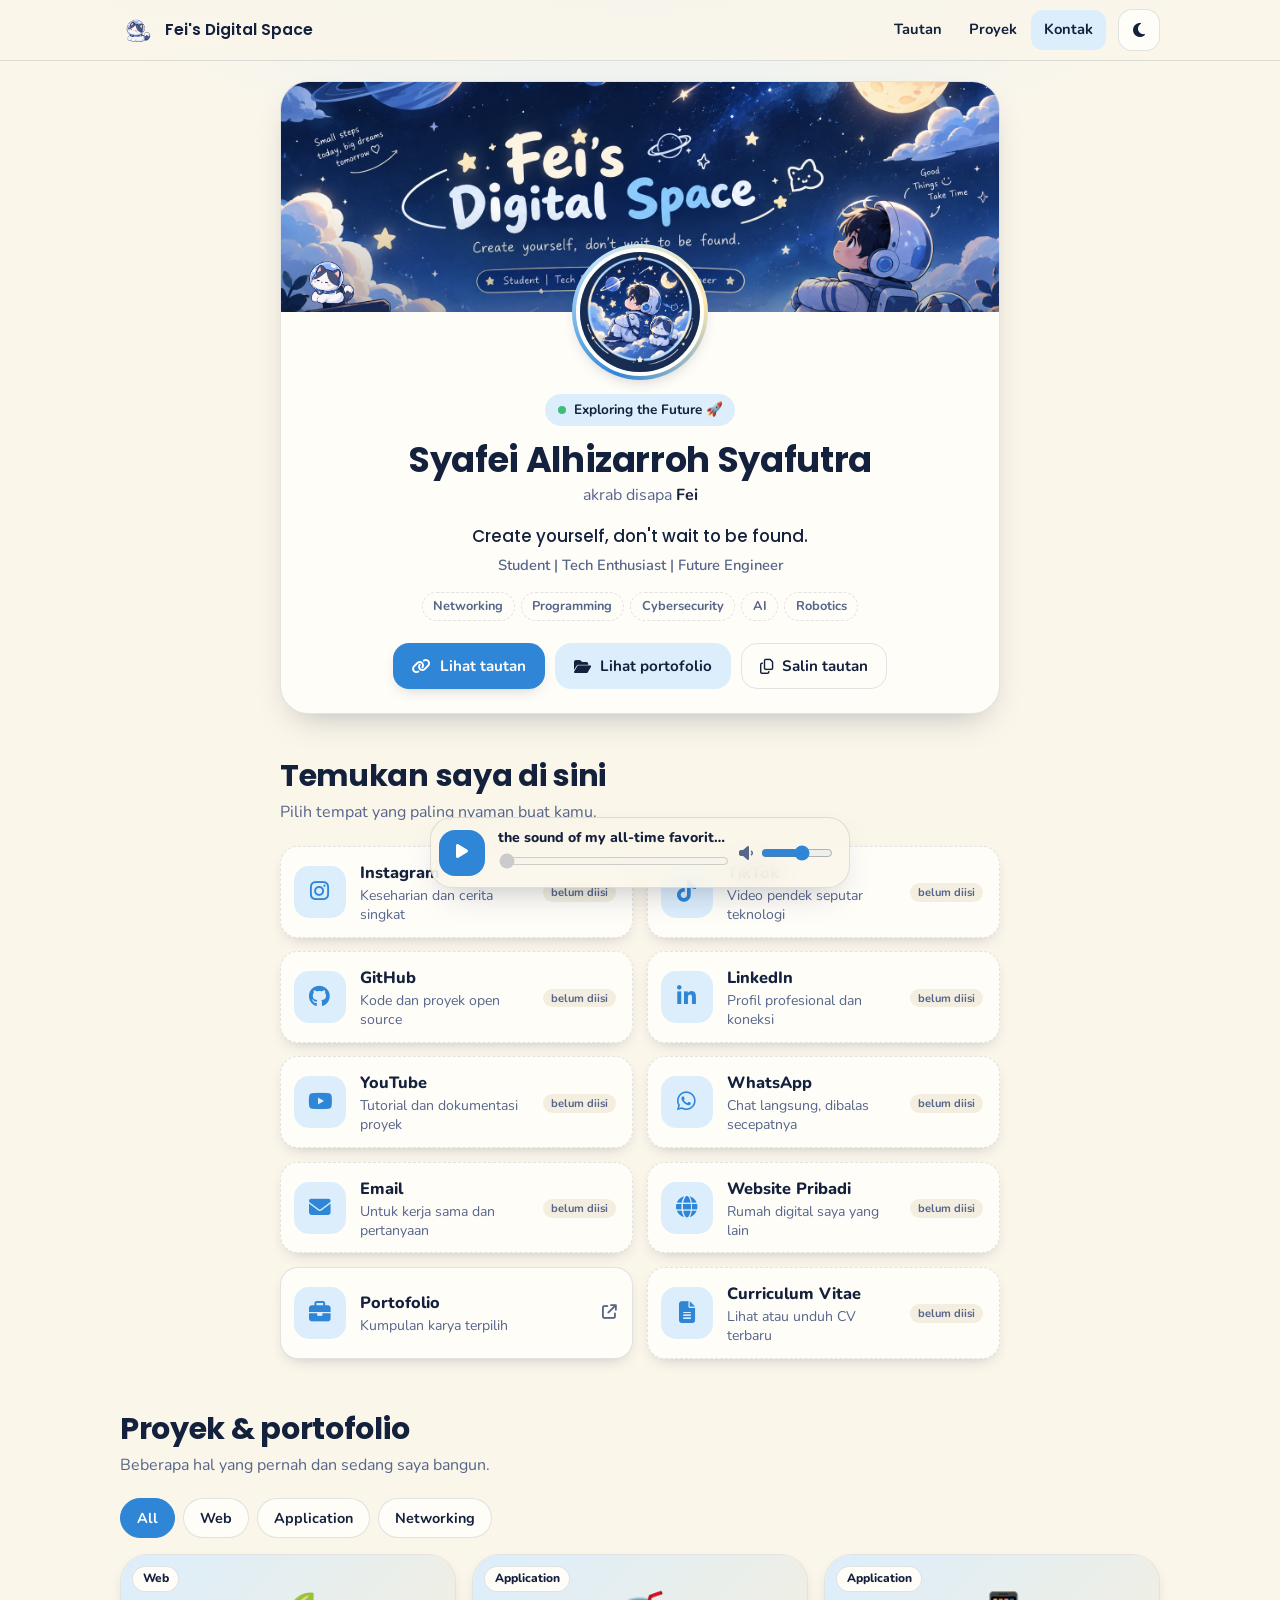
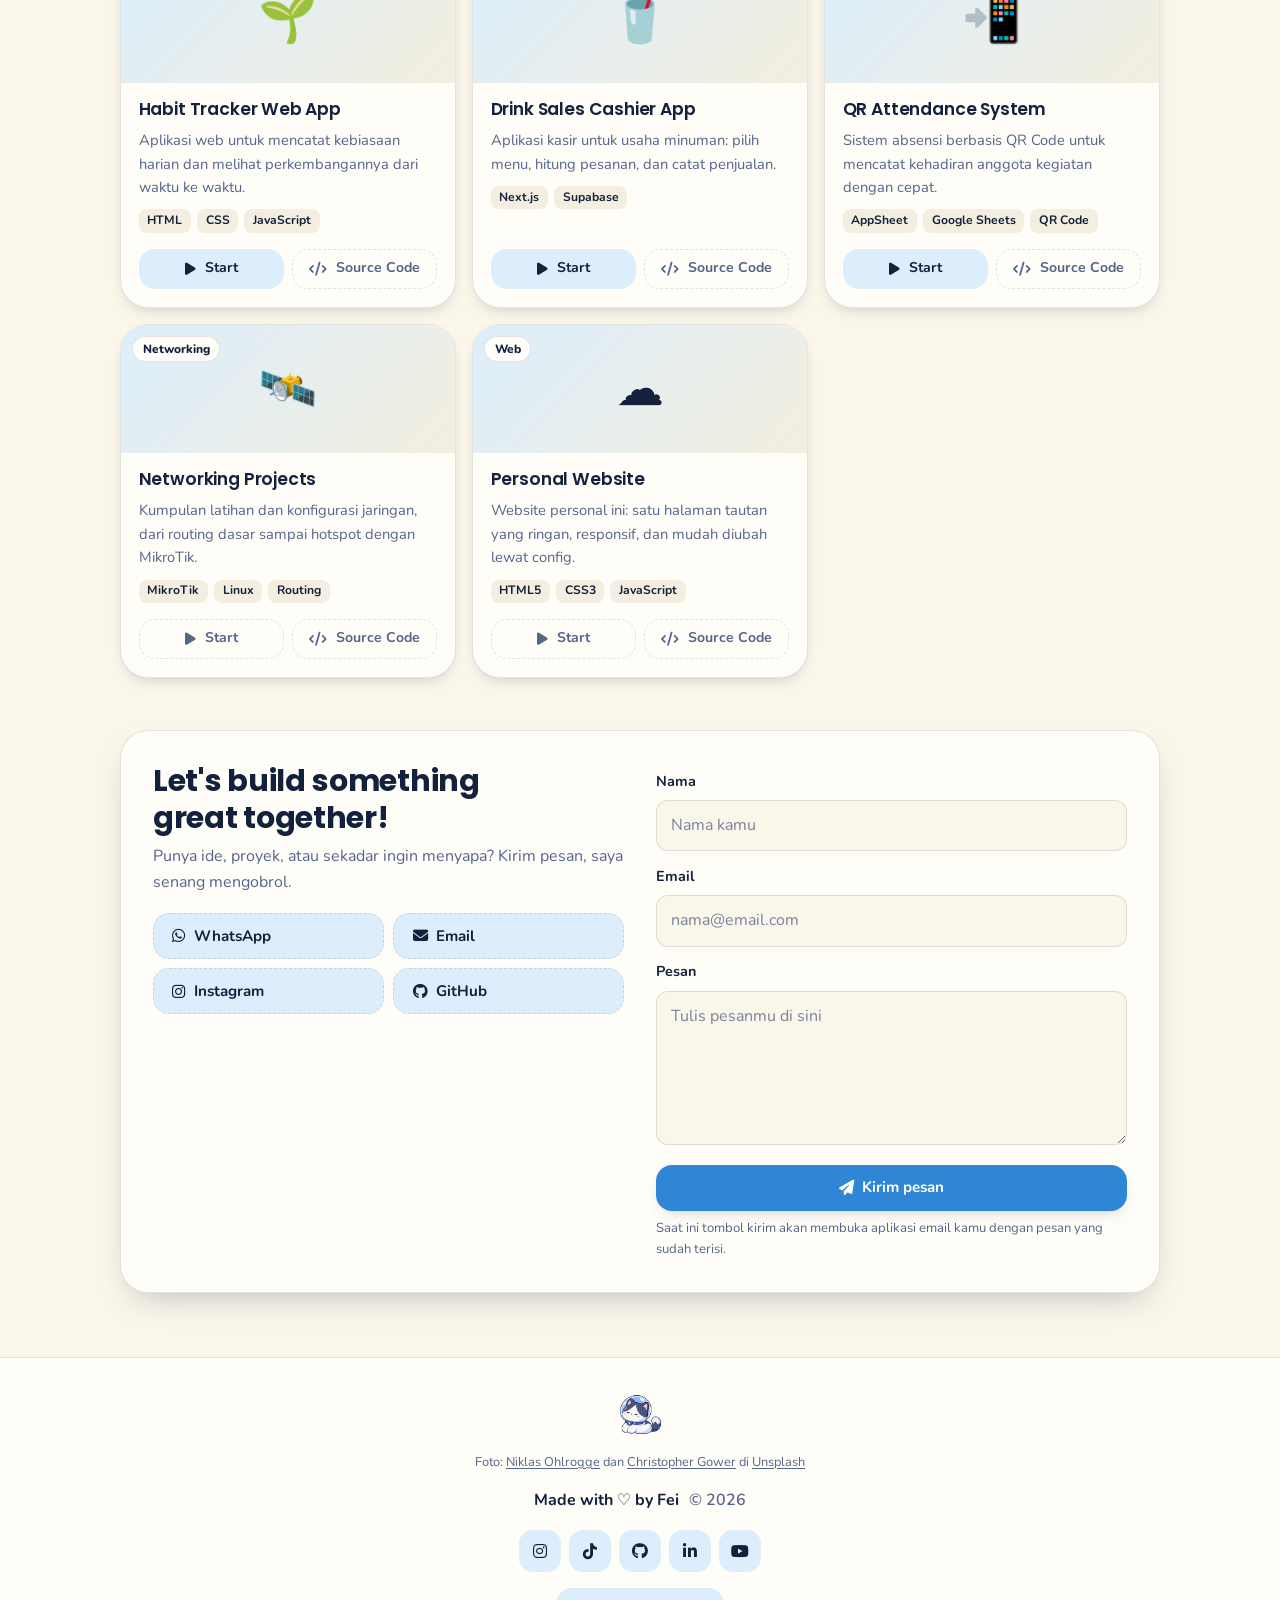
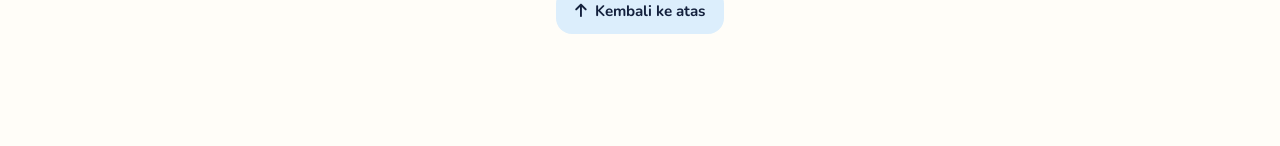
<file: index.html>
<!DOCTYPE html>
<html lang="id" data-theme="light">
<head>
  <meta charset="utf-8">
  <meta name="viewport" content="width=device-width, initial-scale=1, viewport-fit=cover">
  <title>Fei's Digital Space | Syafei Alhizarroh Syafutra</title>
  <meta name="description" content="Fei's Digital Space: tautan media sosial, portofolio, dan kontak Syafei Alhizarroh Syafutra (Fei). Student, tech enthusiast, future engineer.">
  <meta name="author" content="Syafei Alhizarroh Syafutra">
  <meta name="theme-color" content="#FBF6EA">

  <!-- Open Graph & Twitter: GANTI "https://GANTI-DOMAIN.vercel.app" dengan domain Vercel kamu setelah deploy -->
  <link rel="canonical" href="https://GANTI-DOMAIN.vercel.app/">
  <meta property="og:type" content="website">
  <meta property="og:site_name" content="Fei's Digital Space">
  <meta property="og:title" content="Fei's Digital Space">
  <meta property="og:description" content="Create yourself, don't wait to be found. Student | Tech Enthusiast | Future Engineer.">
  <meta property="og:url" content="https://GANTI-DOMAIN.vercel.app/">
  <meta property="og:image" content="https://GANTI-DOMAIN.vercel.app/assets/images/og-image.png">
  <meta property="og:image:width" content="1200">
  <meta property="og:image:height" content="630">
  <meta property="og:locale" content="id_ID">
  <meta name="twitter:card" content="summary_large_image">
  <meta name="twitter:title" content="Fei's Digital Space">
  <meta name="twitter:description" content="Create yourself, don't wait to be found.">
  <meta name="twitter:image" content="https://GANTI-DOMAIN.vercel.app/assets/images/og-image.png">

  <link rel="icon" href="assets/icons/favicon.svg" type="image/svg+xml">

  <link rel="preconnect" href="https://fonts.googleapis.com">
  <link rel="preconnect" href="https://fonts.gstatic.com" crossorigin>
  <link href="https://fonts.googleapis.com/css2?family=Nunito:wght@400;600;700&family=Poppins:wght@500;600;700&display=swap" rel="stylesheet">
  <link rel="stylesheet" href="https://cdnjs.cloudflare.com/ajax/libs/font-awesome/6.5.2/css/all.min.css" crossorigin="anonymous" referrerpolicy="no-referrer">
  <link rel="stylesheet" href="css/style.css">

  <!-- Terapkan tema & penanda JS sebelum halaman digambar (mencegah kedipan) -->
  <script>
    (function () {
      var d = document.documentElement, t = null;
      d.classList.add('js');
      try { t = localStorage.getItem('fei-theme'); } catch (e) {}
      if (t !== 'light' && t !== 'dark') {
        t = window.matchMedia && window.matchMedia('(prefers-color-scheme: dark)').matches ? 'dark' : 'light';
      }
      d.setAttribute('data-theme', t);
    })();
  </script>
</head>
<body>
  <!-- Sprite ilustrasi kucing (dipakai berulang lewat <use>) -->
<!-- Sprite ilustrasi kucing -->
<svg width="0" height="0" style="position:absolute" aria-hidden="true" focusable="false">
  <symbol id="cat" viewBox="0 0 600 600">

    <image
      href="assets/images/cat-vector.png"
      x="0"
      y="0"
      width="600"
      height="600"
      preserveAspectRatio="xMidYMid meet"
    />

  </symbol>
</svg>

  <div id="loader" class="loader" role="status" aria-live="polite">
    <svg class="loader-cat" aria-hidden="true"><use href="#cat"/></svg>
    <span>Memuat ruang digital…</span>
  </div>

  <a class="skip" href="#main">Lewati ke konten utama</a>

  <header class="nav" id="top">
    <div class="nav-inner">
      <a class="brand" href="#top" aria-label="Fei's Digital Space, kembali ke atas">
        <svg class="brand-cat" aria-hidden="true"><use href="#cat"/></svg>
        <span>Fei's Digital Space</span>
      </a>
      <nav id="site-nav" class="menu" aria-label="Navigasi utama">
        <a href="#links">Tautan</a>
        <a href="#projects">Proyek</a>
        <a href="#contact">Kontak</a>
      </nav>
      <button id="theme-toggle" class="icon-btn" type="button" aria-label="Ganti tema" aria-pressed="false">
        <i class="fa-solid fa-moon icon-moon" aria-hidden="true"></i>
        <i class="fa-solid fa-sun icon-sun" aria-hidden="true"></i>
      </button>
      <button id="menu-toggle" class="icon-btn menu-btn" type="button" aria-label="Buka menu" aria-expanded="false" aria-controls="site-nav">
        <i class="fa-solid fa-bars" aria-hidden="true"></i>
      </button>
    </div>
  </header>

  <main id="main">
    <!-- A. HERO -->
    <section class="hero container" aria-labelledby="hero-name">
      <div class="hero-card">
        <div class="scene-wrap" id="scene" aria-hidden="true">
          <img id="hero-cover" class="cover" alt="" hidden decoding="async" referrerpolicy="no-referrer">
          <svg class="scene" viewBox="0 0 400 170" preserveAspectRatio="xMidYMax slice">
            <g transform="translate(0 30)"><g class="stars">
              <circle cx="40" cy="30" r="1.6"/><circle cx="92" cy="58" r="1.2"/><circle cx="150" cy="24" r="1.8"/>
              <circle cx="210" cy="50" r="1.3"/><circle cx="262" cy="22" r="1.5"/><circle cx="372" cy="70" r="1.3"/>
              <circle cx="120" cy="86" r="1"/><circle cx="238" cy="84" r="1.1"/>
            </g>
            <circle class="sun" cx="326" cy="46" r="21"/>
            <path class="moon" d="M334 24a22 22 0 1 0 12 40a18 18 0 0 1-12-40z"/>
            <g class="cloud c1"><ellipse cx="86" cy="52" rx="26" ry="9"/><ellipse cx="104" cy="45" rx="16" ry="10"/><ellipse cx="72" cy="46" rx="12" ry="8"/></g>
            <g class="cloud c2"><ellipse cx="236" cy="34" rx="20" ry="7"/><ellipse cx="248" cy="29" rx="12" ry="8"/></g>
            </g><g transform="translate(0 24)"><path class="m-back" d="M0 170V118l58-50 52 44 50-32 70 54 60-42 62 36 48-30v72z"/>
            <path class="m-front" d="M0 170v-30l78-36 58 46 72-40 70 42 60-24 62 22v20z"/></g>
          </svg>
          <svg class="hero-cat" aria-hidden="true"><use href="#cat"/></svg>
        </div>

        <div class="avatar-ring">
          <img id="hero-photo" class="avatar" src="assets/images/profile-placeholder.png" alt="Foto profil Fei" width="128" height="128" decoding="async">
        </div>

        <div class="hero-body">
          <p class="status"><span class="dot" aria-hidden="true"></span><span id="hero-status">Exploring the Future 🚀</span></p>
          <h1 id="hero-name">Syafei Alhizarroh Syafutra</h1>
          <p class="nick">akrab disapa <strong id="hero-nick">Fei</strong></p>
          <p class="tagline" id="hero-tagline">Create yourself, don't wait to be found.</p>
          <p class="role" id="hero-role">Student | Tech Enthusiast | Future Engineer</p>
          <ul class="fields" id="hero-fields" aria-label="Bidang yang ditekuni"></ul>

          <div class="hero-actions">
            <a class="btn btn-primary" href="#links"><i class="fa-solid fa-link" aria-hidden="true"></i> Lihat tautan</a>
            <a class="btn btn-soft" href="#projects"><i class="fa-solid fa-folder-open" aria-hidden="true"></i> Lihat portofolio</a>
            <button class="btn btn-ghost" id="copy-link" type="button"><i class="fa-regular fa-copy" aria-hidden="true"></i> Salin tautan</button>
          </div>
        </div>
      </div>
    </section>

    <!-- B. LINK HUB -->
    <section id="links" class="section container" aria-labelledby="links-title">
      <div class="section-head">
        <h2 id="links-title">Temukan saya di sini</h2>
        <p>Pilih tempat yang paling nyaman buat kamu.</p>
      </div>
      <div id="link-grid" class="link-grid"></div>
    </section>

    <!-- E. PROJECTS -->
    <section id="projects" class="section container wide" aria-labelledby="projects-title">
      <div class="section-head">
        <h2 id="projects-title">Proyek &amp; portofolio</h2>
        <p>Beberapa hal yang pernah dan sedang saya bangun.</p>
      </div>
      <div id="filters" class="filters" role="group" aria-label="Filter kategori proyek"></div>
      <div id="project-grid" class="project-grid" aria-live="polite"></div>
    </section>

    <!-- F. CONTACT -->
    <section id="contact" class="section container wide" aria-labelledby="contact-title">
      <div class="contact-card">
        <div class="contact-info">
          <h2 id="contact-title">Let's build something great together!</h2>
          <p id="contact-text"></p>
          <div id="contact-buttons" class="contact-buttons"></div>
        </div>

        <!--
          CATATAN FORMULIR:
          Website statis tidak punya server, jadi formulir ini tidak bisa mengirim pesan sendiri.
          - Jika contact.formEndpoint di js/config.js diisi (mis. Formspree), data dikirim ke layanan itu
            dan notifikasi sukses hanya muncul bila layanan menjawab berhasil.
          - Jika kosong, tombol Kirim membuka aplikasi email (mailto:) dengan pesan terisi.
          Tidak ada notifikasi "terkirim" palsu.
        -->
        <form id="contact-form" class="form" novalidate>
          <label for="f-name">Nama</label>
          <input id="f-name" name="name" type="text" autocomplete="name" required maxlength="80" placeholder="Nama kamu">
          <label for="f-email">Email</label>
          <input id="f-email" name="email" type="email" autocomplete="email" required maxlength="120" placeholder="nama@email.com">
          <label for="f-message">Pesan</label>
          <textarea id="f-message" name="message" rows="5" required maxlength="1500" placeholder="Tulis pesanmu di sini"></textarea>
          <input type="text" name="_gotcha" tabindex="-1" autocomplete="off" class="hp" aria-hidden="true">
          <button id="form-submit" class="btn btn-primary" type="submit"><i class="fa-solid fa-paper-plane" aria-hidden="true"></i> Kirim pesan</button>
          <p id="form-note" class="form-note"></p>
        </form>
      </div>
    </section>
  </main>

  <!-- H. FOOTER -->
  <footer class="footer">
    <div class="container wide footer-inner">
      <svg class="footer-cat" aria-hidden="true"><use href="#cat"/></svg>
      <p class="credit">Foto: <a href="https://unsplash.com/@ohlrogge" target="_blank" rel="noopener noreferrer">Niklas Ohlrogge</a> dan <a href="https://unsplash.com/@cgower" target="_blank" rel="noopener noreferrer">Christopher Gower</a> di <a href="https://unsplash.com" target="_blank" rel="noopener noreferrer">Unsplash</a></p>
      <p class="footer-text"><span id="footer-text">Made with  by Fei</span> <span class="year">© <span id="year"></span></span></p>
      <div id="footer-socials" class="footer-socials"></div>
      <button id="to-top" class="btn btn-soft" type="button"><i class="fa-solid fa-arrow-up" aria-hidden="true"></i> Kembali ke atas</button>
    </div>
  </footer>

  <!-- G. MUSIC PLAYER (opsional, tidak pernah autoplay) -->
  <aside id="player" class="player" aria-label="Pemutar musik" hidden>
    <button id="play-btn" class="play-btn" type="button" aria-label="Putar musik"><i class="fa-solid fa-play" aria-hidden="true"></i></button>
    <div class="player-main">
      <p class="player-title"><span id="track-title">the sound of my all-time favorite musical instrument</span> <span id="track-artist" class="player-artist"></span></p>
      <input id="progress" class="range" type="range" min="0" max="100" value="0" step="0.1" aria-label="Posisi lagu" disabled>
    </div>
    <label class="vol" title="Volume">
      <i class="fa-solid fa-volume-low" aria-hidden="true"></i>
      <input id="volume" class="range" type="range" min="0" max="1" step="0.05" value="0.6" aria-label="Volume">
    </label>
  </aside>

  <div id="toast-root" class="toast-root" role="status" aria-live="polite"></div>

  <script src="js/config.js"></script>
  <script src="js/script.js"></script>
</body>
</html>
</file>
<file: css/style.css>
/* ==========================================================================
   Fei's Digital Space — style.css
   Ubah warna & tema di bagian TOKEN (paling atas). Mobile-first.
   ========================================================================== */

/* ---------- TOKEN: Light Mode (Cream, Soft White, Sky) ---------- */
:root {
  --bg: #FBF6EA;
  --surface: #FFFDF8;
  --surface-2: #F3EEDF;
  --ink: #14213D;
  --muted: #56658A;
  --line: rgba(20, 33, 61, .12);
  --accent: #2F86D6;
  --accent-ink: #FFFFFF;
  --accent-soft: #DCEEFC;
  --sky-top: #BFE3FB;
  --sky-bottom: #EAF6FE;
  --m-back: #9CC3E6;
  --m-front: #5E8FC4;
  --cloud: #FFFFFF;
  --sun: #FFD27A;
  --cat-fill: #FFFDF8;
  --shadow: 0 14px 34px -16px rgba(20, 33, 61, .35);
  --shadow-sm: 0 6px 16px -8px rgba(20, 33, 61, .3);
  --ring: #2F86D6;
  --glass: rgba(251, 246, 234, .82);
  --r-lg: 28px;
  --r-md: 18px;
  --r-sm: 12px;
  color-scheme: light;
}

/* ---------- TOKEN: Dark Mode (Navy, aksen biru terang) ---------- */
[data-theme="dark"] {
  --bg: #0A1430;
  --surface: #111F45;
  --surface-2: #17275A;
  --ink: #EAF2FF;
  --muted: #A3B4D9;
  --line: rgba(190, 215, 255, .16);
  --accent: #6CC4FF;
  --accent-ink: #08142E;
  --accent-soft: #1B3270;
  --sky-top: #0A1840;
  --sky-bottom: #1E3A7A;
  --m-back: #27428A;
  --m-front: #172C66;
  --cloud: #3A5594;
  --sun: #FFD27A;
  --cat-fill: #17275A;
  --shadow: 0 14px 34px -16px rgba(0, 0, 0, .7);
  --shadow-sm: 0 6px 16px -8px rgba(0, 0, 0, .6);
  --ring: #6CC4FF;
  --glass: rgba(10, 20, 48, .82);
  color-scheme: dark;
}

/* ---------- Dasar ---------- */
*, *::before, *::after { box-sizing: border-box; }
html { scroll-behavior: smooth; scroll-padding-top: 76px; -webkit-text-size-adjust: 100%; }
body {
  margin: 0;
  font-family: 'Nunito', system-ui, -apple-system, 'Segoe UI', Roboto, sans-serif;
  font-size: 1rem;
  line-height: 1.6;
  color: var(--ink);
  background: var(--bg);
  background-image:
    radial-gradient(900px 420px at 50% -120px, var(--accent-soft), transparent 70%);
  background-repeat: no-repeat;
  min-height: 100vh;
  transition: background-color .3s, color .3s;
  overflow-x: hidden;
}
h1, h2, h3 { font-family: 'Poppins', 'Nunito', sans-serif; line-height: 1.2; margin: 0; letter-spacing: -.01em; }
p { margin: 0; }
ul { list-style: none; margin: 0; padding: 0; }
img, svg { display: block; max-width: 100%; }
a { color: inherit; text-decoration: none; }
button { font: inherit; color: inherit; cursor: pointer; }
:focus-visible { outline: 3px solid var(--ring); outline-offset: 3px; border-radius: 8px; }

.container { width: min(100% - 2rem, 680px); margin-inline: auto; }
.container.wide { width: min(100% - 2rem, 1040px); }
.section { padding-block: 2.75rem 0.5rem; }
.section-head { margin-bottom: 1.25rem; }
.section-head h2 { font-size: clamp(1.4rem, 4.6vw, 1.9rem); font-weight: 700; }
.section-head p { color: var(--muted); margin-top: .35rem; max-width: 56ch; }

.skip { position: absolute; left: -999px; top: 8px; background: var(--accent); color: var(--accent-ink); padding: .5rem 1rem; border-radius: 10px; z-index: 100; }
.skip:focus { left: 8px; }

/* ---------- Loader ---------- */
.loader {
  position: fixed; inset: 0; z-index: 90; display: grid; place-content: center; justify-items: center; gap: .75rem;
  background: var(--bg); color: var(--muted); font-weight: 600;
  transition: opacity .45s ease, visibility .45s ease;
}
.loader.done { opacity: 0; visibility: hidden; }
.loader-cat { width: 84px; height: 60px; color: var(--ink); animation: bob 1.6s ease-in-out infinite; }
@keyframes bob { 0%, 100% { transform: translateY(0); } 50% { transform: translateY(-6px); } }

/* ---------- Navigasi ---------- */
.nav {
  position: sticky; top: 0; z-index: 50;
  padding-top: env(safe-area-inset-top, 0);
  background: var(--glass);
  -webkit-backdrop-filter: blur(14px); backdrop-filter: blur(14px);
  border-bottom: 1px solid var(--line);
}
.nav-inner { width: min(100% - 1.5rem, 1040px); margin-inline: auto; height: 60px; display: flex; align-items: center; gap: .5rem; }
.brand { display: flex; align-items: center; gap: .55rem; font-family: 'Poppins', sans-serif; font-weight: 600; font-size: .98rem; margin-right: auto; }
.brand-cat { width: 36px; height: 26px; color: var(--ink); }
.menu {
  position: absolute; left: .75rem; right: .75rem; top: calc(100% + .4rem);
  display: none; flex-direction: column; padding: .5rem;
  background: var(--surface); border: 1px solid var(--line); border-radius: var(--r-md); box-shadow: var(--shadow);
}
.menu.open { display: flex; }
.menu a { padding: .75rem 1rem; border-radius: var(--r-sm); font-weight: 700; }
.menu a:hover, .menu a.active { background: var(--accent-soft); color: var(--ink); }
.menu a.active { box-shadow: inset 3px 0 0 var(--accent); }
.icon-btn {
  width: 42px; height: 42px; border-radius: 14px; border: 1px solid var(--line);
  background: var(--surface); display: grid; place-items: center; transition: transform .15s, background .2s;
}
.icon-btn:hover { background: var(--accent-soft); }
.icon-btn:active { transform: scale(.92); }
.icon-sun { display: none; }
[data-theme="dark"] .icon-sun { display: block; }
[data-theme="dark"] .icon-moon { display: none; }

/* ---------- Tombol ---------- */
.btn {
  display: inline-flex; align-items: center; justify-content: center; gap: .55rem;
  min-height: 46px; padding: .6rem 1.15rem; border-radius: 16px; border: 1px solid transparent;
  font-weight: 700; font-size: .95rem; transition: transform .15s, box-shadow .2s, background .2s;
}
.btn:active { transform: scale(.96); }
.btn-primary { background: var(--accent); color: var(--accent-ink); box-shadow: var(--shadow-sm); }
.btn-primary:hover { box-shadow: var(--shadow); transform: translateY(-2px); }
.btn-primary:disabled { opacity: .6; cursor: progress; transform: none; }
.btn-soft { background: var(--accent-soft); color: var(--ink); }
.btn-soft:hover { transform: translateY(-2px); }
.btn-ghost { background: transparent; border-color: var(--line); }
.btn-ghost:hover { background: var(--surface); }

/* ---------- Hero ---------- */
.hero { padding-top: 1.25rem; }
.hero-card { background: var(--surface); border: 1px solid var(--line); border-radius: var(--r-lg); box-shadow: var(--shadow); overflow: hidden; }
.scene-wrap { position: relative; height: 168px; background: linear-gradient(180deg, var(--sky-top), var(--sky-bottom)); }
.scene { position: absolute; inset: 0; width: 100%; height: 100%; }
.scene .m-back { fill: var(--m-back); }
.scene .m-front { fill: var(--m-front); }
.cloud { fill: var(--cloud); }
.sun { fill: var(--sun); }
.moon { fill: #FFF6D8; }
.stars circle { fill: #FFFFFF; }
.stars, .moon { opacity: 0; transition: opacity .4s; }
[data-theme="dark"] .stars, [data-theme="dark"] .moon { opacity: 1; }
[data-theme="dark"] .sun { opacity: 0; }
.cloud { opacity: .95; }
[data-theme="dark"] .cloud { opacity: .55; }
.c1 { animation: drift 26s ease-in-out infinite alternate; }
.c2 { animation: drift 34s ease-in-out infinite alternate-reverse; }
@keyframes drift { from { transform: translateX(-14px); } to { transform: translateX(22px); } }
.stars circle { animation: twinkle 3.4s ease-in-out infinite; }
.stars circle:nth-child(2n) { animation-delay: 1.1s; }
.stars circle:nth-child(3n) { animation-delay: 2.1s; }
@keyframes twinkle { 0%, 100% { opacity: 1; } 50% { opacity: .25; } }
.cover { position: absolute; inset: 0; width: 100%; height: 100%; object-fit: cover; object-position: center 35%; }
.cover[hidden] { display: none; }
.scene-wrap.has-photo .scene { opacity: 0; }
.scene-wrap.has-photo::after { content: ""; position: absolute; inset: 0; background: linear-gradient(180deg, rgba(20,33,61,0) 55%, rgba(20,33,61,.28)); }
[data-theme="dark"] .scene-wrap.has-photo .cover { filter: brightness(.55) saturate(1.1) hue-rotate(8deg); }
[data-theme="dark"] .scene-wrap.has-photo::after { background: linear-gradient(180deg, rgba(10,20,48,.35), rgba(10,20,48,.55)); }
.hero-cat { z-index: 2; position: absolute; left: 14px; bottom: 6px; width: 72px; height: 50px; color: var(--ink); }

.avatar-ring {
  width: 136px; height: 136px; margin: -68px auto 0; padding: 4px; border-radius: 50%; position: relative;
  background: conic-gradient(from 200deg, var(--accent), #BFE3FB, #FFE9B0, var(--accent));
  box-shadow: var(--shadow-sm);
}
.avatar { width: 100%; height: 100%; border-radius: 50%; object-fit: cover; border: 4px solid var(--surface); background: var(--surface-2); }
.hero-body { padding: .9rem 1.25rem 1.5rem; text-align: center; }
.status {
  display: inline-flex; align-items: center; gap: .5rem; padding: .3rem .8rem; border-radius: 999px;
  background: var(--accent-soft); font-size: .85rem; font-weight: 700;
}
.dot { width: 8px; height: 8px; border-radius: 50%; background: #3DBE7A; box-shadow: 0 0 0 0 rgba(61, 190, 122, .6); animation: pulse 2.2s infinite; }
@keyframes pulse { 70% { box-shadow: 0 0 0 9px rgba(61, 190, 122, 0); } 100% { box-shadow: 0 0 0 0 rgba(61, 190, 122, 0); } }
.hero-body h1 { font-size: clamp(1.45rem, 6.2vw, 2.2rem); font-weight: 700; margin-top: .8rem; text-wrap: balance; }
.nick { color: var(--muted); margin-top: .15rem; }
.nick strong { color: var(--ink); }
.tagline { margin-top: .9rem; font-family: 'Poppins', sans-serif; font-weight: 500; font-size: 1.05rem; text-wrap: balance; }
.role { color: var(--muted); margin-top: .25rem; font-weight: 600; font-size: .92rem; }
.fields { display: flex; flex-wrap: wrap; justify-content: center; gap: .4rem; margin-top: .9rem; }
.fields li { font-size: .8rem; font-weight: 700; padding: .2rem .65rem; border-radius: 999px; border: 1px dashed var(--line); color: var(--muted); }
.hero-actions { display: flex; flex-wrap: wrap; justify-content: center; gap: .6rem; margin-top: 1.4rem; }

/* Satu momen masuk saat halaman dimuat */
.js .hero-card > * { opacity: 0; }
.js.ready .hero-card > * { animation: settle .7s cubic-bezier(.2, .8, .2, 1) forwards; }
.js.ready .hero-card > :nth-child(2) { animation-delay: .1s; }
.js.ready .hero-card > :nth-child(3) { animation-delay: .2s; }
@keyframes settle { from { opacity: 0; transform: translateY(14px); } to { opacity: 1; transform: none; } }

/* ---------- Link hub ---------- */
.link-grid { display: grid; gap: .7rem; grid-template-columns: 1fr; }
.link-card {
  position: relative; display: grid; grid-template-columns: 52px 1fr auto; align-items: center; gap: .9rem;
  padding: .8rem 1rem .8rem .8rem; border-radius: var(--r-md);
  background: var(--surface); border: 1px solid var(--line); box-shadow: var(--shadow-sm);
  transition: transform .18s, box-shadow .2s, background .2s, border-color .2s;
}
.link-card:hover { transform: translateX(5px); box-shadow: var(--shadow); border-color: var(--accent); background: var(--accent-soft); }
.link-card:active { transform: scale(.975); background: var(--accent); color: var(--accent-ink); }
.link-card:active .link-desc { color: inherit; }
.link-icon { width: 52px; height: 52px; border-radius: 15px; display: grid; place-items: center; font-size: 1.35rem; background: var(--accent-soft); color: var(--accent); transition: background .2s, color .2s; }
.link-card:hover .link-icon { background: var(--accent); color: var(--accent-ink); }
.link-title { font-weight: 800; font-size: 1.02rem; display: block; }
.link-desc { color: var(--muted); font-size: .88rem; display: block; line-height: 1.35; }
.link-go { color: var(--muted); font-size: .9rem; }
.link-card.is-placeholder { border-style: dashed; }
.link-card.is-placeholder .link-go::after { content: "belum diisi"; font-size: .7rem; font-weight: 700; padding: .12rem .5rem; border-radius: 999px; background: var(--surface-2); color: var(--muted); }
.link-card.is-placeholder .link-go i { display: none; }

/* ---------- Projects ---------- */
.filters { display: flex; flex-wrap: wrap; gap: .5rem; margin-bottom: 1rem; }
.chip { padding: .45rem 1rem; border-radius: 999px; border: 1px solid var(--line); background: var(--surface); font-weight: 700; font-size: .9rem; transition: background .2s, transform .15s; }
.chip:hover { background: var(--accent-soft); }
.chip:active { transform: scale(.94); }
.chip[aria-pressed="true"] { background: var(--accent); color: var(--accent-ink); border-color: var(--accent); }
.project-grid { display: grid; gap: 1rem; grid-template-columns: 1fr; }
.project { display: flex; flex-direction: column; border-radius: var(--r-lg); background: var(--surface); border: 1px solid var(--line); box-shadow: var(--shadow-sm); overflow: hidden; transition: transform .2s, box-shadow .2s; }
.project:hover { transform: translateY(-4px); box-shadow: var(--shadow); }
.project[hidden] { display: none; }
.thumb { height: 128px; display: grid; place-items: center; font-size: 3rem; background: linear-gradient(135deg, var(--accent-soft), var(--surface-2)); position: relative; }
.thumb img { position: absolute; inset: 0; width: 100%; height: 100%; object-fit: cover; }
.thumb .emoji { position: relative; z-index: 1; }
.thumb.has-img { background: var(--surface-2); }
.thumb.has-img .emoji { position: absolute; right: .7rem; bottom: .6rem; width: 44px; height: 44px; display: grid; place-items: center; font-size: 1.4rem; border-radius: 14px; background: var(--surface); border: 1px solid var(--line); box-shadow: var(--shadow-sm); }
.thumb.has-img::after { content: ""; position: absolute; inset: 0; background: linear-gradient(180deg, transparent 50%, rgba(20,33,61,.3)); }
[data-theme="dark"] .thumb img { filter: brightness(.8); }
.thumb .cat-tag { z-index: 2; }
.credit { color: var(--muted); font-size: .8rem; }
.credit a { text-decoration: underline; text-underline-offset: 2px; }
.thumb .cat-tag { position: absolute; z-index: 2; left: .7rem; top: .7rem; font-size: .75rem; font-weight: 800; padding: .15rem .6rem; border-radius: 999px; background: var(--surface); border: 1px solid var(--line); }
.project-body { padding: 1rem 1.1rem 1.15rem; display: flex; flex-direction: column; gap: .6rem; flex: 1; }
.project-body h3 { font-size: 1.08rem; font-weight: 600; }
.project-body p { color: var(--muted); font-size: .92rem; }
.tech { display: flex; flex-wrap: wrap; gap: .35rem; }
.tech li { font-size: .76rem; font-weight: 700; padding: .12rem .55rem; border-radius: 8px; background: var(--surface-2); }
.project-actions { display: flex; gap: .5rem; margin-top: auto; padding-top: .4rem; }
.project-actions .btn { flex: 1; min-height: 40px; padding: .4rem .7rem; font-size: .88rem; }
.btn[aria-disabled="true"] { border: 1px dashed var(--line); background: transparent; color: var(--muted); box-shadow: none; }
.btn[aria-disabled="true"]:hover { transform: none; box-shadow: none; }
.empty { color: var(--muted); padding: 1rem; border: 1px dashed var(--line); border-radius: var(--r-md); }

/* ---------- Contact ---------- */
.contact-card { display: grid; gap: 1.5rem; padding: 1.4rem; border-radius: var(--r-lg); background: var(--surface); border: 1px solid var(--line); box-shadow: var(--shadow); }
.contact-info h2 { font-size: clamp(1.4rem, 4.6vw, 1.9rem); font-weight: 700; text-wrap: balance; }
.contact-info p { color: var(--muted); margin-top: .5rem; }
.contact-buttons { display: grid; grid-template-columns: 1fr 1fr; gap: .6rem; margin-top: 1.1rem; }
.contact-buttons .btn { justify-content: flex-start; }
.contact-buttons .btn.is-placeholder { border: 1px dashed var(--line); }
.form { display: grid; gap: .45rem; align-content: start; }
.form label { font-weight: 700; font-size: .9rem; margin-top: .4rem; }
.form input, .form textarea {
  width: 100%; padding: .75rem .9rem; border-radius: var(--r-sm); border: 1px solid var(--line);
  background: var(--bg); color: var(--ink); font: inherit; resize: vertical;
}
.form input::placeholder, .form textarea::placeholder { color: var(--muted); opacity: .8; }
.form input:focus, .form textarea:focus { outline: 3px solid var(--ring); outline-offset: 1px; border-color: transparent; }
.form input:user-invalid, .form textarea:user-invalid { border-color: #D6455D; }
.form .btn { margin-top: .8rem; }
.form-note { font-size: .82rem; color: var(--muted); }
.hp { position: absolute; left: -9999px; width: 1px; height: 1px; opacity: 0; }

/* ---------- Footer ---------- */
.footer { margin-top: 3.5rem; padding: 2rem 0 calc(7rem + env(safe-area-inset-bottom, 0)); border-top: 1px solid var(--line); background: var(--surface); }
.footer-inner { display: grid; justify-items: center; gap: 1rem; text-align: center; }
.footer-cat { width: 64px; height: 46px; color: var(--ink); }
.footer-text { font-weight: 700; }
.year { color: var(--muted); font-weight: 600; margin-left: .4rem; }
.footer-socials { display: flex; flex-wrap: wrap; justify-content: center; gap: .5rem; }
.footer-socials a { width: 42px; height: 42px; border-radius: 14px; display: grid; place-items: center; background: var(--accent-soft); transition: transform .15s, background .2s, color .2s; }
.footer-socials a:hover { background: var(--accent); color: var(--accent-ink); transform: translateY(-3px); }
.footer-socials a:active { transform: scale(.92); }

/* ---------- Music player ---------- */
.player {
  position: fixed; z-index: 40; left: 50%; transform: translateX(-50%);
  bottom: calc(.75rem + env(safe-area-inset-bottom, 0));
  width: min(100% - 1.5rem, 420px); display: flex; align-items: center; gap: .75rem;
  padding: .55rem .9rem .55rem .55rem; border-radius: 22px;
  background: var(--glass); -webkit-backdrop-filter: blur(14px); backdrop-filter: blur(14px);
  border: 1px solid var(--line); box-shadow: var(--shadow);
}
.player[hidden] { display: none; }
.play-btn { flex: none; width: 46px; height: 46px; border-radius: 16px; border: 0; background: var(--accent); color: var(--accent-ink); transition: transform .15s; }
.play-btn:active { transform: scale(.9); }
.play-btn:disabled { opacity: .5; cursor: not-allowed; }
.player-main { flex: 1; min-width: 0; }
.player-title { font-weight: 800; font-size: .88rem; white-space: nowrap; overflow: hidden; text-overflow: ellipsis; }
.player-artist { color: var(--muted); font-weight: 600; }
.range { width: 100%; height: 18px; accent-color: var(--accent); background: transparent; }
.vol { display: none; align-items: center; gap: .4rem; width: 96px; color: var(--muted); }
.player.playing .play-btn { box-shadow: 0 0 0 5px var(--accent-soft); }

/* ---------- Toast ---------- */
.toast-root { position: fixed; z-index: 95; left: 0; right: 0; top: calc(70px + env(safe-area-inset-top, 0)); display: grid; justify-items: center; gap: .5rem; pointer-events: none; padding-inline: .75rem; }
.toast {
  display: flex; align-items: center; gap: .6rem; max-width: 460px; padding: .7rem 1rem; border-radius: 16px;
  background: var(--ink); color: var(--bg); font-weight: 700; font-size: .9rem; box-shadow: var(--shadow);
  animation: toast-in .3s ease both;
}
.toast.error i { color: #FF8CA0; }
.toast.ok i { color: #6FE3A6; }
.toast.leaving { animation: toast-out .3s ease both; }
@keyframes toast-in { from { opacity: 0; transform: translateY(-10px) scale(.96); } to { opacity: 1; transform: none; } }
@keyframes toast-out { to { opacity: 0; transform: translateY(-8px); } }

/* ---------- Tablet & Desktop ---------- */
@media (min-width: 720px) {
  .menu-btn { display: none; }
  .menu { position: static; display: flex; flex-direction: row; gap: .1rem; padding: 0; background: none; border: 0; box-shadow: none; }
  .menu a { padding: .5rem .8rem; font-size: .92rem; }
  .menu a.active { box-shadow: none; background: var(--accent-soft); }
  .brand { margin-right: 0; }
  .nav-inner { gap: .75rem; }
  .menu { margin-left: auto; }
  .link-grid { grid-template-columns: 1fr 1fr; }
  .project-grid { grid-template-columns: repeat(2, 1fr); }
  .contact-card { grid-template-columns: 1fr 1fr; padding: 2rem; gap: 2rem; }
  .vol { display: flex; }
  .scene-wrap { height: 230px; }
  .container:not(.wide) { width: min(100% - 3rem, 720px); }
  .hero { width: min(100% - 3rem, 720px); }
}
@media (min-width: 1000px) {
  .project-grid { grid-template-columns: repeat(3, 1fr); }
  .link-grid { gap: .85rem; }
}
@media (max-width: 380px) {
  .contact-buttons { grid-template-columns: 1fr; }
  .hero-actions .btn { flex: 1 1 100%; }
}

/* ---------- Hormati preferensi kurangi gerak ---------- */
@media (prefers-reduced-motion: reduce) {
  html { scroll-behavior: auto; }
  *, *::before, *::after { animation-duration: .001ms !important; animation-iteration-count: 1 !important; transition-duration: .001ms !important; }
  .js .hero-card > * { opacity: 1; transform: none; }
}
</file>
